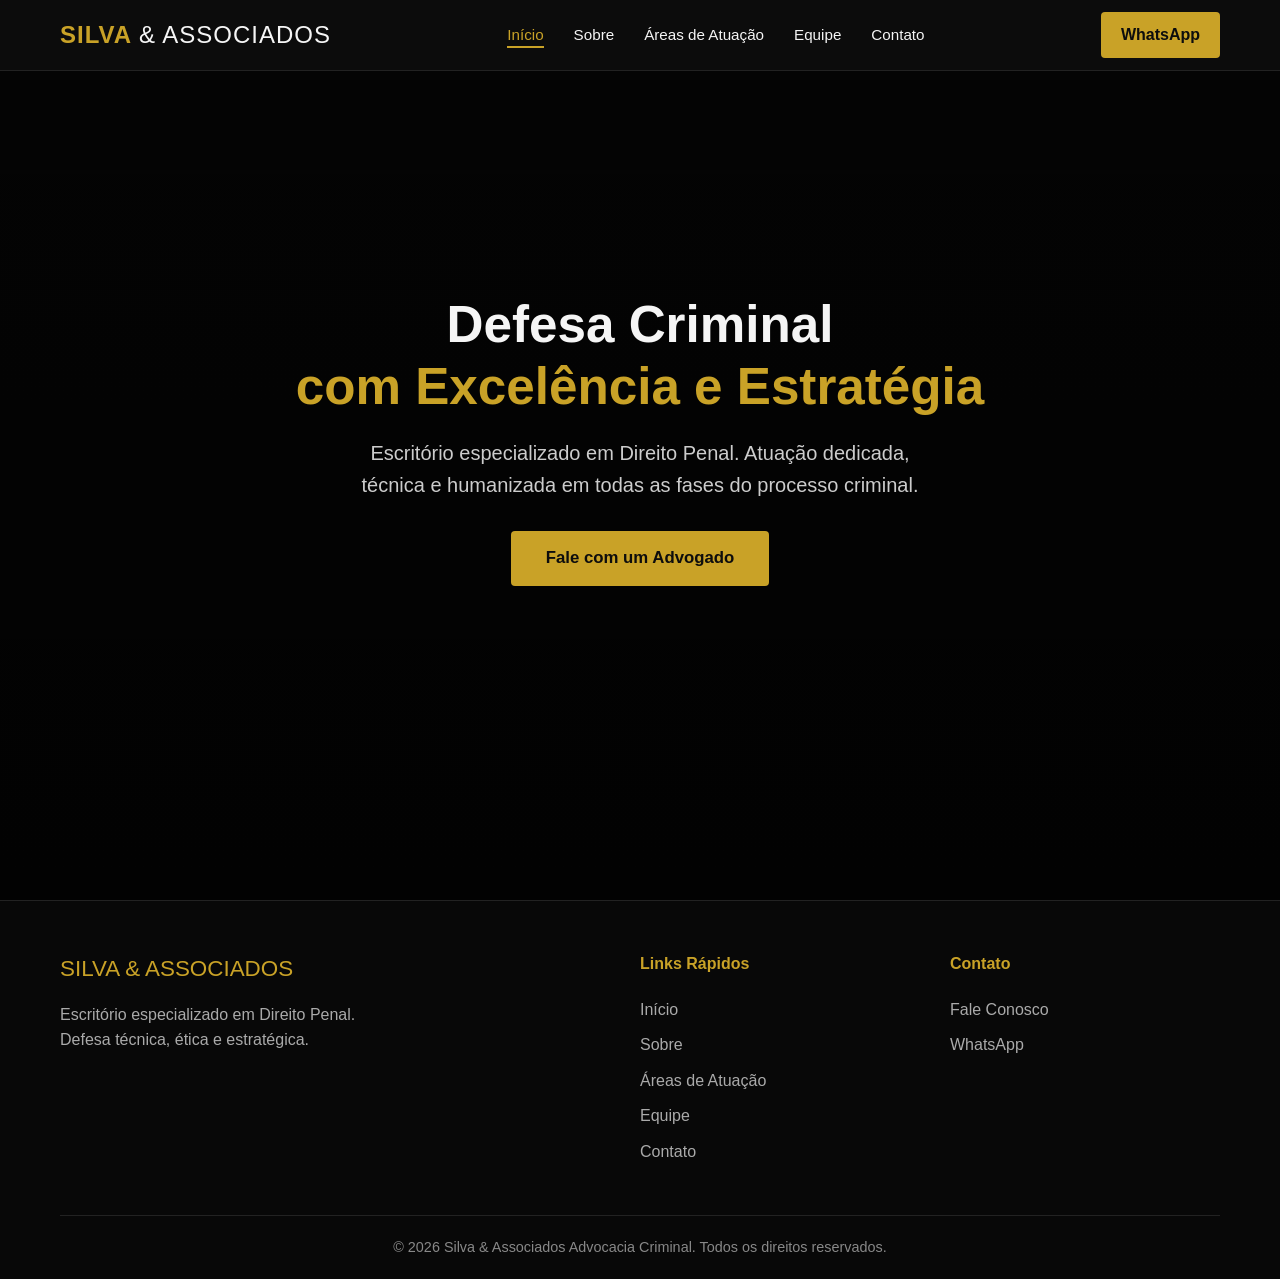
<file: index.html>
<!DOCTYPE html>
<html lang="pt-BR">
<head>
    <meta charset="UTF-8">
    <meta name="viewport" content="width=device-width, initial-scale=1.0">
    <title>Silva & Associados | Advocacia Criminal</title>
    <link rel="stylesheet" href="style.css">
</head>
<body>

    <!-- HEADER -->
    <header>
        <div class="container">
            <nav>
                <div class="logo">SILVA <span>& ASSOCIADOS</span></div>
                <ul class="menu">
                    <li><a href="index.html" class="ativo">Início</a></li>
                    <li><a href="sobre.html">Sobre</a></li>
                    <li><a href="servicos.html">Áreas de Atuação</a></li>
                    <li><a href="equipe.html">Equipe</a></li>
                    <li><a href="contato.html">Contato</a></li>
                </ul>
                <a href="https://wa.me/5511999999999" class="btn-whatsapp" target="_blank">WhatsApp</a>
            </nav>
        </div>
    </header>

    <!-- HERO -->
    <section class="hero">
        <div class="container">
            <div class="hero-content">
                <h1>Defesa Criminal<br><span>com Excelência e Estratégia</span></h1>
                <p>Escritório especializado em Direito Penal. Atuação dedicada, técnica e humanizada em todas as fases do processo criminal.</p>
                <a href="contato.html" class="btn-primary">Fale com um Advogado</a>
            </div>
        </div>
    </section>

    <!-- FOOTER -->
    <footer>
        <div class="container">
            <div class="footer-grid">
                <div>
                    <div class="footer-logo">SILVA & ASSOCIADOS</div>
                    <p style="color:#aaa; max-width:350px;">
                        Escritório especializado em Direito Penal. Defesa técnica, ética e estratégica.
                    </p>
                </div>
                <div class="footer-col">
                    <h4>Links Rápidos</h4>
                    <ul>
                        <li><a href="index.html">Início</a></li>
                        <li><a href="sobre.html">Sobre</a></li>
                        <li><a href="servicos.html">Áreas de Atuação</a></li>
                        <li><a href="equipe.html">Equipe</a></li>
                        <li><a href="contato.html">Contato</a></li>
                    </ul>
                </div>
                <div class="footer-col">
                    <h4>Contato</h4>
                    <ul>
                        <li><a href="contato.html">Fale Conosco</a></li>
                        <li><a href="https://wa.me/5511999999999" target="_blank">WhatsApp</a></li>
                    </ul>
                </div>
            </div>
            <div class="copyright">
                © 2026 Silva & Associados Advocacia Criminal. Todos os direitos reservados.
            </div>
        </div>
    </footer>

</body>
</html>
</file>
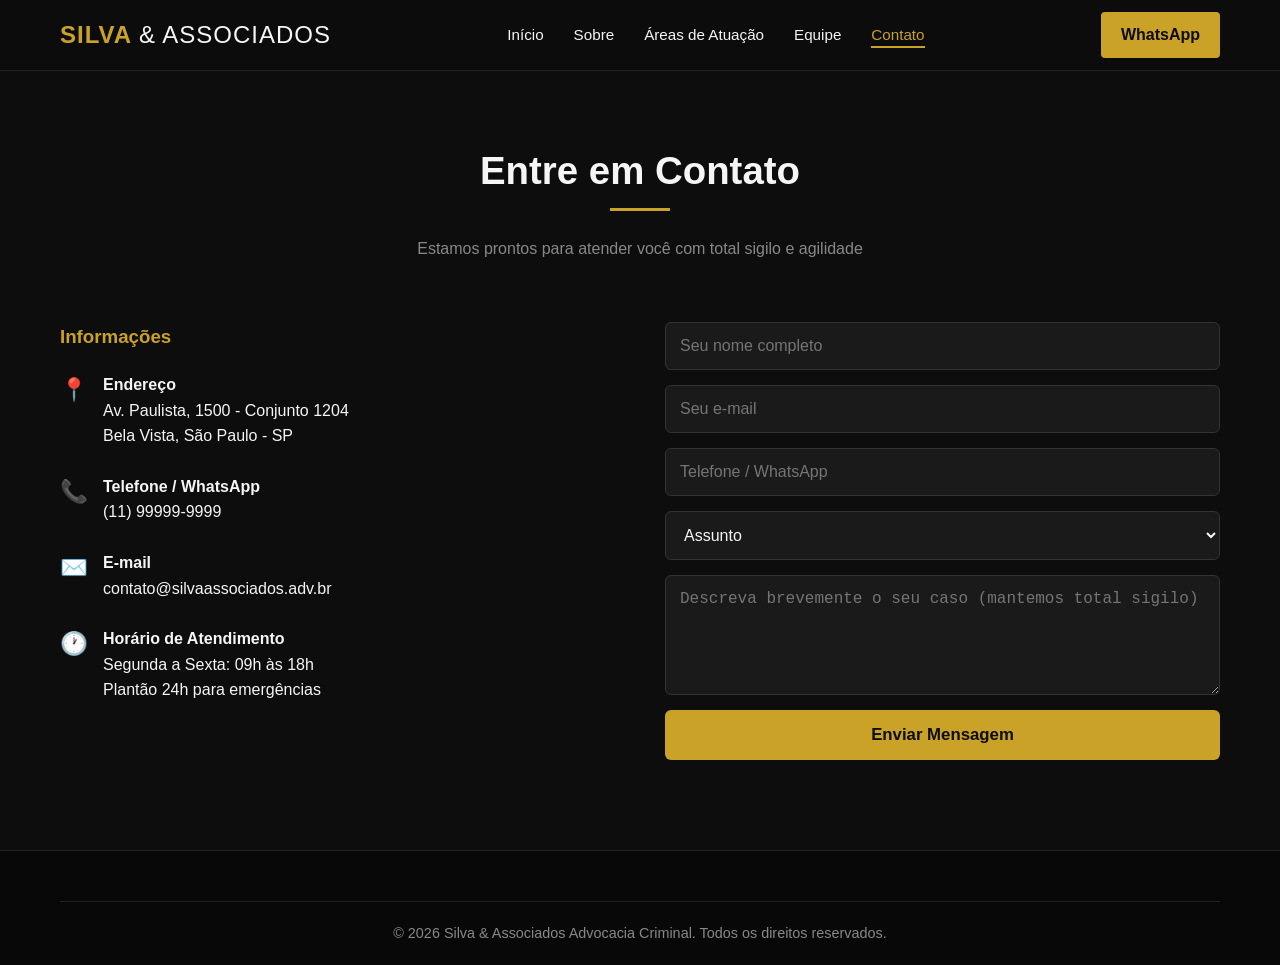
<file: contato.html>
<!DOCTYPE html>
<html lang="pt-BR">
<head>
    <meta charset="UTF-8">
    <meta name="viewport" content="width=device-width, initial-scale=1.0">
    <title>Contato | Silva & Associados</title>
    <link rel="stylesheet" href="style.css">
</head>
<body>

    <header>
        <div class="container">
            <nav>
                <div class="logo">SILVA <span>& ASSOCIADOS</span></div>
                <ul class="menu">
                    <li><a href="index.html">Início</a></li>
                    <li><a href="sobre.html">Sobre</a></li>
                    <li><a href="servicos.html">Áreas de Atuação</a></li>
                    <li><a href="equipe.html">Equipe</a></li>
                    <li><a href="contato.html" class="ativo">Contato</a></li>
                </ul>
                <a href="https://wa.me/5511999999999" class="btn-whatsapp" target="_blank">WhatsApp</a>
            </nav>
        </div>
    </header>

    <section style="padding-top: 140px;">
        <div class="container">
            <div class="section-title">
                <h2>Entre em Contato</h2>
                <p>Estamos prontos para atender você com total sigilo e agilidade</p>
            </div>
            <div class="contato-grid">
                <div class="contato-info">
                    <h3>Informações</h3>
                    <div class="contato-item">
                        <div class="icon">📍</div>
                        <div>
                            <strong>Endereço</strong><br>
                            Av. Paulista, 1500 - Conjunto 1204<br>
                            Bela Vista, São Paulo - SP
                        </div>
                    </div>
                    <div class="contato-item">
                        <div class="icon">📞</div>
                        <div>
                            <strong>Telefone / WhatsApp</strong><br>
                            (11) 99999-9999
                        </div>
                    </div>
                    <div class="contato-item">
                        <div class="icon">✉️</div>
                        <div>
                            <strong>E-mail</strong><br>
                            contato@silvaassociados.adv.br
                        </div>
                    </div>
                    <div class="contato-item">
                        <div class="icon">🕐</div>
                        <div>
                            <strong>Horário de Atendimento</strong><br>
                            Segunda a Sexta: 09h às 18h<br>
                            Plantão 24h para emergências
                        </div>
                    </div>
                </div>

                <form id="formContato">
                    <input type="text" name="nome" placeholder="Seu nome completo" required>
                    <input type="email" name="email" placeholder="Seu e-mail" required>
                    <input type="tel" name="telefone" placeholder="Telefone / WhatsApp" required>
                    <select name="assunto" required>
                        <option value="" disabled selected>Assunto</option>
                        <option>Defesa Criminal</option>
                        <option>Habeas Corpus</option>
                        <option>Tribunal do Júri</option>
                        <option>Execução Penal</option>
                        <option>Consulta Jurídica</option>
                        <option>Outro</option>
                    </select>
                    <textarea name="mensagem" placeholder="Descreva brevemente o seu caso (mantemos total sigilo)" required></textarea>
                    <button type="submit">Enviar Mensagem</button>
                </form>
            </div>
        </div>
    </section>

    <footer>
        <div class="container">
            <div class="copyright">
                © 2026 Silva & Associados Advocacia Criminal. Todos os direitos reservados.
            </div>
        </div>
    </footer>

    <script>
    document.getElementById('formContato').addEventListener('submit', async function(e) {
        e.preventDefault();
        const formData = new FormData(this);
        const dados = Object.fromEntries(formData.entries());

        try {
            const resposta = await fetch('/api/contato', {
                method: 'POST',
                headers: { 'Content-Type': 'application/json' },
                body: JSON.stringify(dados)
            });
            const resultado = await resposta.json();
            if (resultado.sucesso) {
                alert(resultado.mensagem);
                this.reset();
            } else {
                alert(resultado.erro || 'Erro ao enviar.');
            }
        } catch (erro) {
            alert('Erro de conexão. Tente novamente.');
        }
    });
    </script>

</body>
</html>
</file>
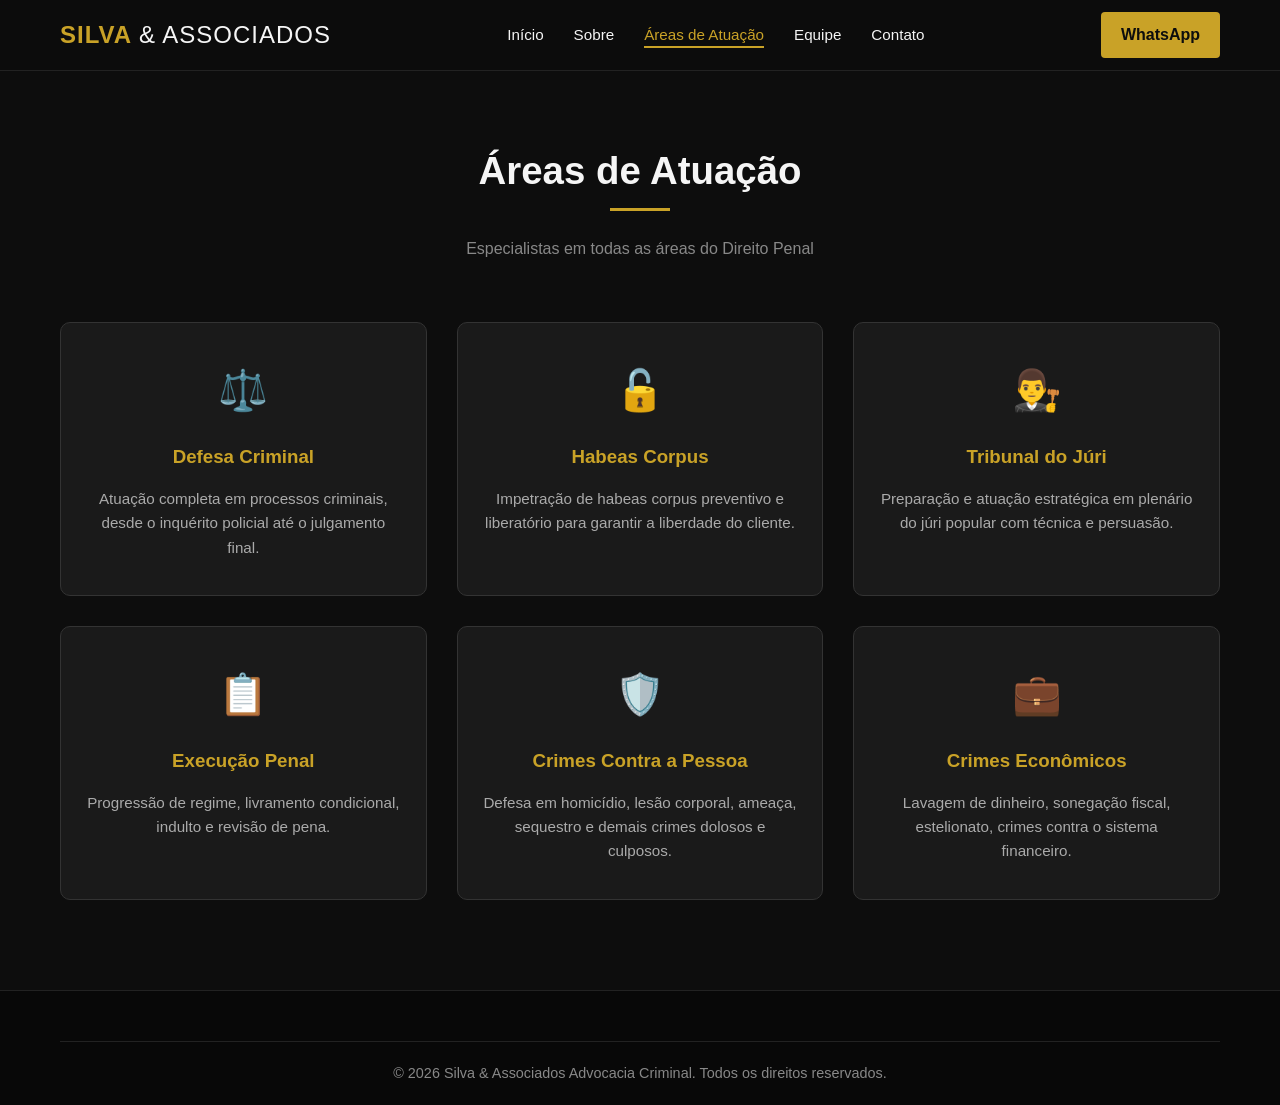
<file: servicos.html>
<!DOCTYPE html>
<html lang="pt-BR">
<head>
    <meta charset="UTF-8">
    <meta name="viewport" content="width=device-width, initial-scale=1.0">
    <title>Áreas de Atuação | Silva & Associados</title>
    <link rel="stylesheet" href="style.css">
</head>
<body>

    <header>
        <div class="container">
            <nav>
                <div class="logo">SILVA <span>& ASSOCIADOS</span></div>
                <ul class="menu">
                    <li><a href="index.html">Início</a></li>
                    <li><a href="sobre.html">Sobre</a></li>
                    <li><a href="servicos.html" class="ativo">Áreas de Atuação</a></li>
                    <li><a href="equipe.html">Equipe</a></li>
                    <li><a href="contato.html">Contato</a></li>
                </ul>
                <a href="https://wa.me/5511999999999" class="btn-whatsapp" target="_blank">WhatsApp</a>
            </nav>
        </div>
    </header>

    <section style="padding-top: 140px;">
        <div class="container">
            <div class="section-title">
                <h2>Áreas de Atuação</h2>
                <p>Especialistas em todas as áreas do Direito Penal</p>
            </div>
            <div class="servicos-grid">
                <div class="servico-card">
                    <div class="icon">⚖️</div>
                    <h3>Defesa Criminal</h3>
                    <p>Atuação completa em processos criminais, desde o inquérito policial até o julgamento final.</p>
                </div>
                <div class="servico-card">
                    <div class="icon">🔓</div>
                    <h3>Habeas Corpus</h3>
                    <p>Impetração de habeas corpus preventivo e liberatório para garantir a liberdade do cliente.</p>
                </div>
                <div class="servico-card">
                    <div class="icon">👨‍⚖️</div>
                    <h3>Tribunal do Júri</h3>
                    <p>Preparação e atuação estratégica em plenário do júri popular com técnica e persuasão.</p>
                </div>
                <div class="servico-card">
                    <div class="icon">📋</div>
                    <h3>Execução Penal</h3>
                    <p>Progressão de regime, livramento condicional, indulto e revisão de pena.</p>
                </div>
                <div class="servico-card">
                    <div class="icon">🛡️</div>
                    <h3>Crimes Contra a Pessoa</h3>
                    <p>Defesa em homicídio, lesão corporal, ameaça, sequestro e demais crimes dolosos e culposos.</p>
                </div>
                <div class="servico-card">
                    <div class="icon">💼</div>
                    <h3>Crimes Econômicos</h3>
                    <p>Lavagem de dinheiro, sonegação fiscal, estelionato, crimes contra o sistema financeiro.</p>
                </div>
            </div>
        </div>
    </section>

    <footer>
        <div class="container">
            <div class="copyright">
                © 2026 Silva & Associados Advocacia Criminal. Todos os direitos reservados.
            </div>
        </div>
    </footer>

</body>
</html>
</file>
<file: style.css>
/* ========================================
   STYLE.CSS - Advocacia Criminal
   Silva & Associados + Animações Suaves
======================================== */

* {
    margin: 0;
    padding: 0;
    box-sizing: border-box;
}

:root {
    --preto: #0d0d0d;
    --cinza-escuro: #1a1a1a;
    --dourado: #c9a227;
    --dourado-claro: #e0b83a;
    --branco: #f5f5f5;
    --cinza: #888;
}

html {
    scroll-behavior: smooth;
}

body {
    font-family: 'Segoe UI', Tahoma, Geneva, Verdana, sans-serif;
    background-color: var(--preto);
    color: var(--branco);
    line-height: 1.6;
}

/* ========== ANIMAÇÕES KEYFRAMES ========== */
@keyframes fadeInUp {
    from {
        opacity: 0;
        transform: translateY(40px);
    }
    to {
        opacity: 1;
        transform: translateY(0);
    }
}

@keyframes fadeIn {
    from { opacity: 0; }
    to { opacity: 1; }
}

@keyframes slideInLeft {
    from {
        opacity: 0;
        transform: translateX(-50px);
    }
    to {
        opacity: 1;
        transform: translateX(0);
    }
}

@keyframes slideInRight {
    from {
        opacity: 0;
        transform: translateX(50px);
    }
    to {
        opacity: 1;
        transform: translateX(0);
    }
}

@keyframes scaleIn {
    from {
        opacity: 0;
        transform: scale(0.9);
    }
    to {
        opacity: 1;
        transform: scale(1);
    }
}

@keyframes pulseGold {
    0%, 100% {
        box-shadow: 0 0 0 0 rgba(201, 162, 39, 0.4);
    }
    50% {
        box-shadow: 0 0 0 12px rgba(201, 162, 39, 0);
    }
}

/* ========== HEADER ========== */
header {
    background: rgba(13, 13, 13, 0.95);
    position: fixed;
    width: 100%;
    top: 0;
    z-index: 1000;
    border-bottom: 1px solid #222;
    backdrop-filter: blur(10px);
    animation: fadeIn 0.8s ease-out;
}

.container {
    max-width: 1200px;
    margin: 0 auto;
    padding: 0 20px;
}

nav {
    display: flex;
    justify-content: space-between;
    align-items: center;
    height: 70px;
}

.logo {
    font-size: 1.5rem;
    font-weight: 700;
    color: var(--dourado);
    letter-spacing: 1px;
    transition: transform 0.3s ease;
}

.logo:hover {
    transform: scale(1.05);
}

.logo span {
    color: var(--branco);
    font-weight: 400;
}

.menu {
    display: flex;
    gap: 30px;
    list-style: none;
}

.menu a {
    color: var(--branco);
    text-decoration: none;
    font-size: 0.95rem;
    transition: color 0.3s ease;
    position: relative;
}

.menu a:hover {
    color: var(--dourado);
}

.menu a::after {
    content: '';
    position: absolute;
    bottom: -5px;
    left: 0;
    width: 0;
    height: 2px;
    background: var(--dourado);
    transition: width 0.35s ease;
}

.menu a:hover::after {
    width: 100%;
}

.btn-whatsapp {
    background: var(--dourado);
    color: var(--preto);
    padding: 10px 20px;
    border-radius: 4px;
    text-decoration: none;
    font-weight: 600;
    transition: all 0.3s ease;
}

.btn-whatsapp:hover {
    background: var(--dourado-claro);
    transform: translateY(-2px);
    box-shadow: 0 6px 15px rgba(201, 162, 39, 0.3);
}

/* ========== HERO ========== */
.hero {
    height: 100vh;
    background: linear-gradient(rgba(0,0,0,0.7), rgba(0,0,0,0.85)),
                url('https://images.unsplash.com/photo-1589829545856-d10d557cf95f?ixlib=rb-4.0.3&auto=format&fit=crop&w=1920&q=80') center/cover no-repeat;
    display: flex;
    align-items: center;
    text-align: center;
    padding-top: 70px;
}

.hero-content h1 {
    font-size: 3.2rem;
    margin-bottom: 20px;
    line-height: 1.2;
    animation: fadeInUp 1s ease-out 0.2s both;
}

.hero-content h1 span {
    color: var(--dourado);
}

.hero-content p {
    font-size: 1.25rem;
    max-width: 600px;
    margin: 0 auto 30px;
    color: #ccc;
    animation: fadeInUp 1s ease-out 0.5s both;
}

.btn-primary {
    display: inline-block;
    background: var(--dourado);
    color: var(--preto);
    padding: 14px 35px;
    border-radius: 4px;
    text-decoration: none;
    font-weight: 700;
    font-size: 1.05rem;
    transition: all 0.3s ease;
    animation: fadeInUp 1s ease-out 0.8s both;
}

.btn-primary:hover {
    background: var(--dourado-claro);
    transform: translateY(-3px);
    box-shadow: 0 8px 20px rgba(201, 162, 39, 0.35);
}

/* ========== SEÇÕES ========== */
section {
    padding: 90px 0;
}

.section-title {
    text-align: center;
    margin-bottom: 60px;
}

.section-title h2 {
    font-size: 2.4rem;
    margin-bottom: 15px;
    position: relative;
    display: inline-block;
    animation: fadeInUp 0.8s ease-out both;
}

.section-title h2::after {
    content: '';
    position: absolute;
    bottom: -10px;
    left: 50%;
    transform: translateX(-50%);
    width: 60px;
    height: 3px;
    background: var(--dourado);
    transition: width 0.4s ease;
}

.section-title:hover h2::after {
    width: 100px;
}

.section-title p {
    color: var(--cinza);
    max-width: 600px;
    margin: 20px auto 0;
    animation: fadeInUp 0.8s ease-out 0.2s both;
}

/* ========== SOBRE ========== */
.sobre {
    background: var(--cinza-escuro);
}

.sobre-grid {
    display: grid;
    grid-template-columns: 1fr 1fr;
    gap: 50px;
    align-items: center;
}

.sobre-texto {
    animation: slideInLeft 0.9s ease-out both;
}

.sobre-texto h3 {
    color: var(--dourado);
    margin-bottom: 20px;
    font-size: 1.5rem;
}

.sobre-texto p {
    margin-bottom: 15px;
    color: #ccc;
}

.sobre-stats {
    display: grid;
    grid-template-columns: repeat(2, 1fr);
    gap: 20px;
    margin-top: 30px;
}

.stat {
    background: var(--preto);
    padding: 20px;
    border-radius: 8px;
    text-align: center;
    border: 1px solid #333;
    transition: all 0.35s ease;
    animation: scaleIn 0.6s ease-out both;
}

.stat:nth-child(1) { animation-delay: 0.1s; }
.stat:nth-child(2) { animation-delay: 0.2s; }
.stat:nth-child(3) { animation-delay: 0.3s; }
.stat:nth-child(4) { animation-delay: 0.4s; }

.stat:hover {
    border-color: var(--dourado);
    transform: translateY(-6px);
    box-shadow: 0 10px 25px rgba(0, 0, 0, 0.4);
}

.stat h4 {
    font-size: 2rem;
    color: var(--dourado);
    transition: transform 0.3s ease;
}

.stat:hover h4 {
    transform: scale(1.1);
}

.stat p {
    font-size: 0.9rem;
    color: var(--cinza);
}

.sobre-grid > div:last-child {
    animation: slideInRight 0.9s ease-out both;
}

.sobre-grid img {
    transition: transform 0.5s ease, filter 0.5s ease;
}

.sobre-grid img:hover {
    transform: scale(1.03);
    filter: brightness(1.1);
}

/* ========== SERVIÇOS ========== */
.servicos-grid {
    display: grid;
    grid-template-columns: repeat(auto-fit, minmax(280px, 1fr));
    gap: 30px;
}

.servico-card {
    background: var(--cinza-escuro);
    padding: 35px 25px;
    border-radius: 10px;
    border: 1px solid #333;
    transition: all 0.4s ease;
    text-align: center;
    animation: fadeInUp 0.7s ease-out both;
}

.servico-card:nth-child(1) { animation-delay: 0.1s; }
.servico-card:nth-child(2) { animation-delay: 0.2s; }
.servico-card:nth-child(3) { animation-delay: 0.3s; }
.servico-card:nth-child(4) { animation-delay: 0.4s; }
.servico-card:nth-child(5) { animation-delay: 0.5s; }
.servico-card:nth-child(6) { animation-delay: 0.6s; }

.servico-card:hover {
    border-color: var(--dourado);
    transform: translateY(-12px);
    box-shadow: 0 15px 35px rgba(0, 0, 0, 0.5);
}

.servico-card .icon {
    font-size: 2.5rem;
    margin-bottom: 20px;
    transition: transform 0.4s ease;
    display: inline-block;
}

.servico-card:hover .icon {
    transform: scale(1.2) rotate(5deg);
}

.servico-card h3 {
    margin-bottom: 15px;
    color: var(--dourado);
    transition: color 0.3s ease;
}

.servico-card p {
    color: #aaa;
    font-size: 0.95rem;
}

/* ========== EQUIPE ========== */
.equipe {
    background: var(--cinza-escuro);
}

.equipe-grid {
    display: grid;
    grid-template-columns: repeat(auto-fit, minmax(250px, 1fr));
    gap: 30px;
}

.advogado {
    background: var(--preto);
    border-radius: 10px;
    overflow: hidden;
    border: 1px solid #333;
    text-align: center;
    transition: all 0.4s ease;
    animation: fadeInUp 0.8s ease-out both;
}

.advogado:nth-child(1) { animation-delay: 0.15s; }
.advogado:nth-child(2) { animation-delay: 0.3s; }
.advogado:nth-child(3) { animation-delay: 0.45s; }

.advogado:hover {
    transform: translateY(-10px);
    border-color: var(--dourado);
    box-shadow: 0 15px 30px rgba(0, 0, 0, 0.5);
}

.advogado img {
    width: 100%;
    height: 280px;
    object-fit: cover;
    filter: grayscale(30%);
    transition: all 0.5s ease;
}

.advogado:hover img {
    filter: grayscale(0%);
    transform: scale(1.05);
}

.advogado-info {
    padding: 25px;
}

.advogado-info h3 {
    color: var(--dourado);
    margin-bottom: 5px;
    transition: letter-spacing 0.3s ease;
}

.advogado:hover .advogado-info h3 {
    letter-spacing: 1px;
}

.advogado-info span {
    color: var(--cinza);
    font-size: 0.9rem;
}

/* ========== CONTATO ========== */
.contato-grid {
    display: grid;
    grid-template-columns: 1fr 1fr;
    gap: 50px;
}

.contato-info {
    animation: slideInLeft 0.8s ease-out both;
}

.contato-info h3 {
    color: var(--dourado);
    margin-bottom: 20px;
}

.contato-item {
    display: flex;
    align-items: flex-start;
    gap: 15px;
    margin-bottom: 25px;
    transition: transform 0.3s ease;
}

.contato-item:hover {
    transform: translateX(8px);
}

.contato-item .icon {
    font-size: 1.4rem;
    color: var(--dourado);
    transition: transform 0.3s ease;
}

.contato-item:hover .icon {
    transform: scale(1.2);
}

form {
    display: flex;
    flex-direction: column;
    gap: 15px;
    animation: slideInRight 0.8s ease-out both;
}

input, textarea, select {
    background: var(--cinza-escuro);
    border: 1px solid #333;
    padding: 14px;
    border-radius: 6px;
    color: var(--branco);
    font-size: 1rem;
    outline: none;
    transition: all 0.3s ease;
}

input:focus, textarea:focus, select:focus {
    border-color: var(--dourado);
    box-shadow: 0 0 0 3px rgba(201, 162, 39, 0.15);
    transform: translateY(-2px);
}

textarea {
    resize: vertical;
    min-height: 120px;
}

button[type="submit"] {
    background: var(--dourado);
    color: var(--preto);
    border: none;
    padding: 15px;
    border-radius: 6px;
    font-weight: 700;
    font-size: 1.05rem;
    cursor: pointer;
    transition: all 0.3s ease;
}

button[type="submit"]:hover {
    background: var(--dourado-claro);
    transform: translateY(-3px);
    box-shadow: 0 8px 20px rgba(201, 162, 39, 0.35);
    animation: pulseGold 1.5s infinite;
}

/* ========== FOOTER ========== */
footer {
    background: #080808;
    padding: 50px 0 20px;
    border-top: 1px solid #222;
}

.footer-grid {
    display: grid;
    grid-template-columns: 2fr 1fr 1fr;
    gap: 40px;
    margin-bottom: 40px;
}

.footer-logo {
    font-size: 1.4rem;
    color: var(--dourado);
    margin-bottom: 15px;
    transition: letter-spacing 0.3s ease;
}

.footer-logo:hover {
    letter-spacing: 2px;
}

.footer-col h4 {
    color: var(--dourado);
    margin-bottom: 20px;
}

.footer-col ul {
    list-style: none;
}

.footer-col ul li {
    margin-bottom: 10px;
}

.footer-col a {
    color: #aaa;
    text-decoration: none;
    transition: all 0.3s ease;
    display: inline-block;
}

.footer-col a:hover {
    color: var(--dourado);
    transform: translateX(5px);
}

.copyright {
    text-align: center;
    padding-top: 20px;
    border-top: 1px solid #222;
    color: var(--cinza);
    font-size: 0.9rem;
}

/* ========== RESPONSIVO ========== */
@media (max-width: 900px) {
    .menu {
        display: none;
    }

    .hero-content h1 {
        font-size: 2.3rem;
    }

    .sobre-grid,
    .contato-grid,
    .footer-grid {
        grid-template-columns: 1fr;
    }

    .sobre-texto,
    .contato-info,
    form {
        animation: fadeInUp 0.8s ease-out both;
    }
}

@media (max-width: 600px) {
    .hero-content h1 {
        font-size: 1.9rem;
    }

    .hero-content p {
        font-size: 1.05rem;
    }

    .section-title h2 {
        font-size: 1.9rem;
    }

    .sobre-stats {
        grid-template-columns: 1fr;
    }
}
.menu a.ativo {
    color: var(--dourado);
}

.menu a.ativo::after {
    width: 100%;
}
</file>
